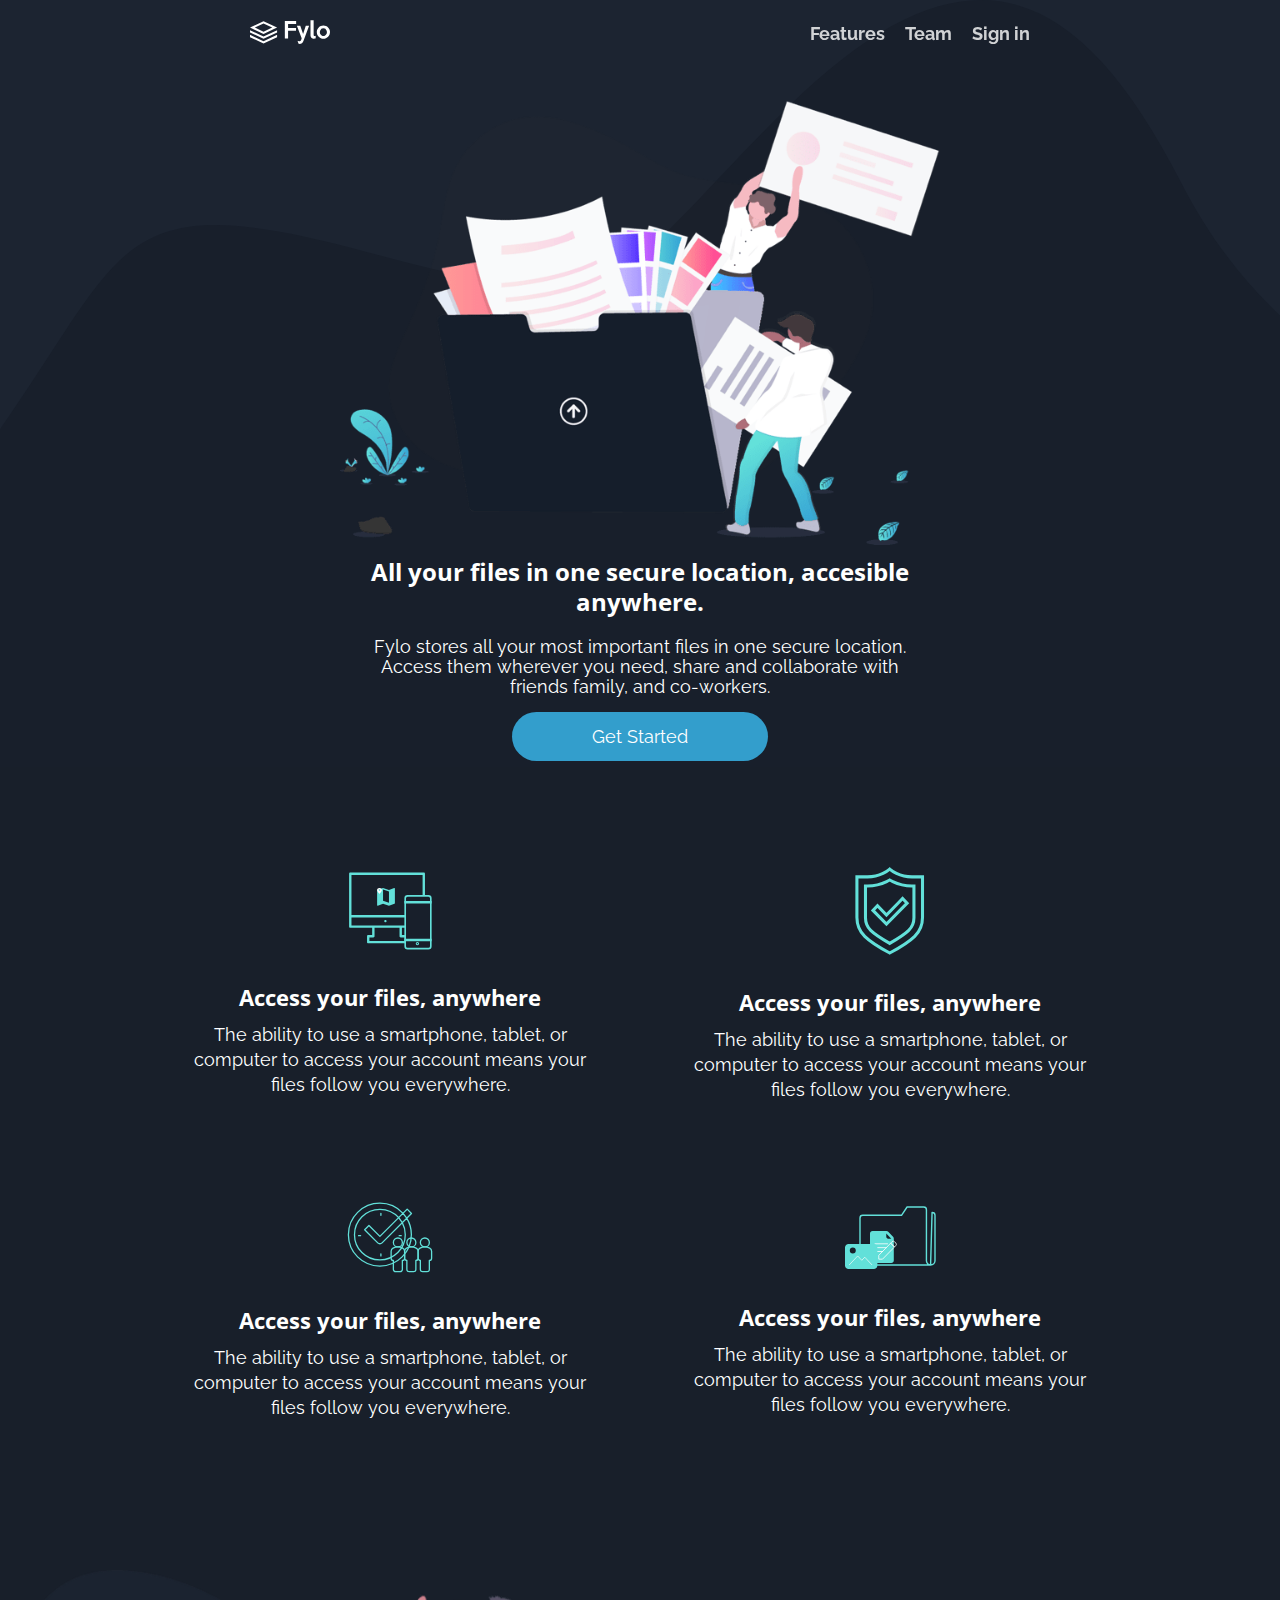
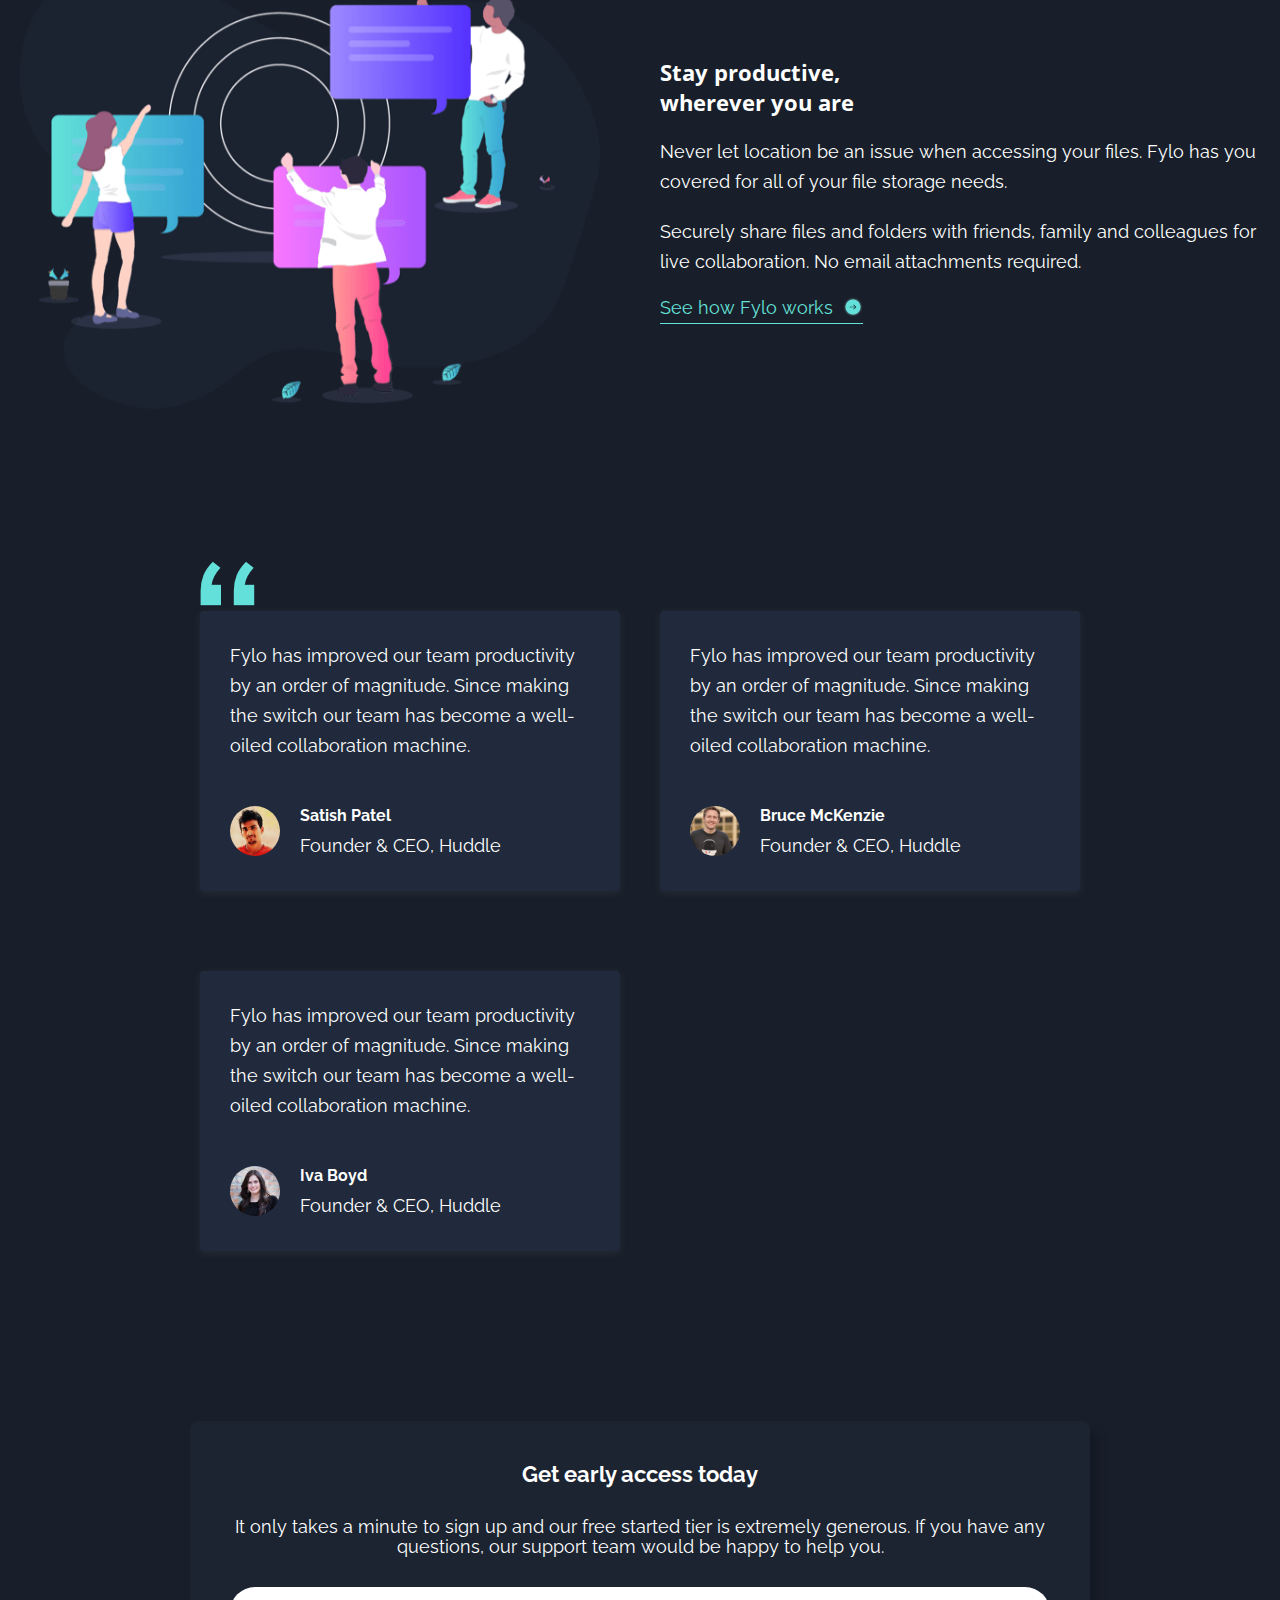
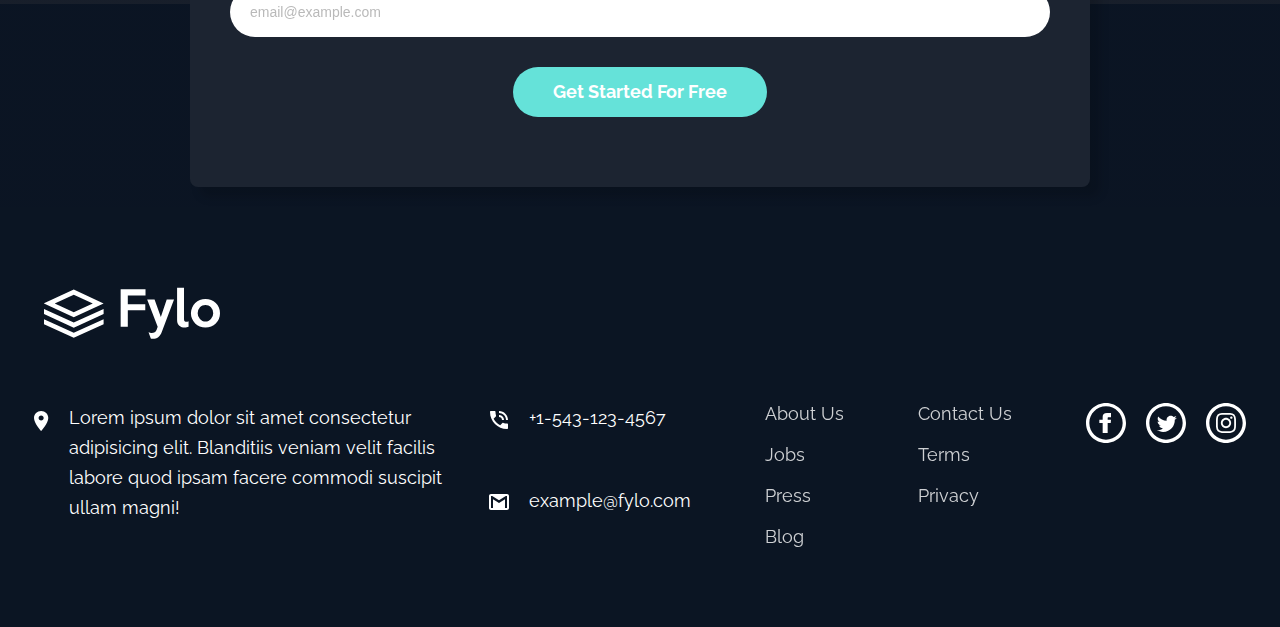
<file: index.html>
<!DOCTYPE html>
<html lang="en">
<head>
	<meta charset="UTF-8">
	<meta http-equiv="X-UA-Compatible" content="IE=edge">
	<meta name="viewport" content="width=device-width, initial-scale=1.0">
	<title>Fylo landing page challenge</title>
	<meta name="description" content="Challenge from Frontend Mentor. Website build by dnlambb.">
	<link rel="preconnect" href="https://fonts.googleapis.com">
	<link rel="preconnect" href="https://fonts.gstatic.com" crossorigin>
	<link href="https://fonts.googleapis.com/css2?family=Open+Sans:wght@400;700&family=Raleway:wght@400;700&display=swap" rel="stylesheet">
	<link rel="stylesheet" href="./styles/index.css">
</head>
<body>
	<header class="header">
		<picture class="header__container-logo">
			<a href="./index.html">
				<img src="./assets/images/logo.svg" alt="Logo of Fylo">
			</a>
		</picture>
		<nav class="header__nav">
			<ul class="header__nav--links">
				<li><a href="#features">Features</a></li>
				<li><a href="#team">Team</a></li>
				<li><a href="#signin">Sign in</a></li>
			</ul>
		</nav>
	</header>
	<main>
		<div class="home-bg">
			<section class="home">
				<div class="home__banner">
					<img src="./assets/images/illustration-intro.png" alt="Banner image of home. Reference a secure store.">
				</div>
				<h1 class="home__heading">All your files in one secure location, accesible anywhere.</h1>
				<p class="home__body">Fylo stores all your most important files in one secure location. Access them wherever you need, share and collaborate with friends family, and co-workers.</p>
				<a href="#" class="home__btn">Get Started</a>
			</section>
		</div>
		<section class="features" id="features">
			<div class="features__card">
				<div class="features__card--header">
					<img src="./assets/images/icon-access-anywhere.svg" alt="image of devices like computer and mobile">
				</div>
				<div class="features__card--body">
					<h2>Access your files, anywhere</h2>
					<p>The ability to use a smartphone, tablet, or computer to access your account means your files follow you everywhere.</p>
				</div>
			</div>
			<div class="features__card">
				<div class="features__card--header">
					<img src="./assets/images/icon-security.svg" alt="image of devices like computer and mobile">
				</div>
				<div class="features__card--body">
					<h2>Access your files, anywhere</h2>
					<p>The ability to use a smartphone, tablet, or computer to access your account means your files follow you everywhere.</p>
				</div>
			</div>
			<div class="features__card">
				<div class="features__card--header">
					<img src="./assets/images/icon-collaboration.svg" alt="image of devices like computer and mobile">
				</div>
				<div class="features__card--body">
					<h2>Access your files, anywhere</h2>
					<p>The ability to use a smartphone, tablet, or computer to access your account means your files follow you everywhere.</p>
				</div>
			</div>
			<div class="features__card">
				<div class="features__card--header">
					<img src="./assets/images/icon-any-file.svg" alt="image of devices like computer and mobile">
				</div>
				<div class="features__card--body">
					<h2>Access your files, anywhere</h2>
					<p>The ability to use a smartphone, tablet, or computer to access your account means your files follow you everywhere.</p>
				</div>
			</div>
		</section>
		<section class="team" id="team">
			<div class="team__header">
				<img src="./assets/images/illustration-stay-productive.png" alt="image of productive people">
			</div>
			<div class="team__body">
				<h2>Stay productive, wherever you are</h2>
				<p>Never let location be an issue when accessing your files. Fylo has you covered for all of your file storage needs.</p>
				<p>Securely share files and folders with friends, family and colleagues for live collaboration. No email attachments required.</p>
				<a href="#">See how Fylo works<img src="./assets/images/icon-arrow.svg" alt="right arrow"></a>
			</div>
		</section>
		<section class="testimonials">
			<div class="testimonials__container">
				<div class="testimonials__container--card">
					<p>Fylo has improved our team productivity by an order of magnitude. Since making the switch our team has become a well-oiled collaboration machine.</p>
					<div class="card--footer">
						<img src="./assets/images/profile-1.jpg" alt="Profile of Satish Patel">
						<p>Satish Patel</p>
						<p>Founder & CEO, Huddle</p>
					</div>
				</div>
				<div class="testimonials__container--card">
					<p>Fylo has improved our team productivity by an order of magnitude. Since making the switch our team has become a well-oiled collaboration machine.</p>
					<div class="card--footer">
						<img src="./assets/images/profile-2.jpg" alt="Profile of Bruce McKenzie">
						<p>Bruce McKenzie</p>
						<p>Founder & CEO, Huddle</p>
					</div>
				</div>
				<div class="testimonials__container--card">
					<p>Fylo has improved our team productivity by an order of magnitude. Since making the switch our team has become a well-oiled collaboration machine.</p>
					<div class="card--footer">
						<img src="./assets/images/profile-3.jpg" alt="Profile of Iva Boyd">
						<p>Iva Boyd</p>
						<p>Founder & CEO, Huddle</p>
					</div>
				</div>
			</div>
		</section>
		<section class="signin" id="signin">
			<form>
				<h2>Get early access today</h2>
				<p>It only takes a minute to sign up and our free started tier is extremely generous. If you have any questions, our support team would be happy to help you.</p>
				<div class="signin__container-input-button">
					<input id="inputSignUp" type="text" placeholder="email@example.com">
					<button type="button" onclick="formValidation()">Get Started For Free</button>
					<p id="formvalidationEvent"></p>
				</div>
			</form>
		</section>
	</main>
	<footer class="footer">
		<div class="footer-container">
			<a class="footer__logo" href="./index.html"><img src="./assets/images/logo.svg" alt="Fylo logo"></a>
			<div class="footer__container-contact">
				<img src="./assets/images/icon-location.svg" alt="icon location">
				<p>Lorem ipsum dolor sit amet consectetur adipisicing elit. Blanditiis veniam velit facilis labore quod ipsam facere commodi suscipit ullam magni!</p>
				<img src="./assets/images/icon-phone.svg" alt="icon phone">
				<p>+1-543-123-4567</p>
				<img src="./assets/images/icon-email.svg" alt="icon email">
				<p>example@fylo.com</p>
			</div>
			<div class="footer__container-links-1">
				<a href="#">About Us</a>
				<a href="#">Jobs</a>
				<a href="#">Press</a>
				<a href="#">Blog</a>
			</div>
			<div class="footer__container-links-2">
				<a href="#">Contact Us</a>
				<a href="#">Terms</a>
				<a href="#">Privacy</a>
			</div>
			<div class="footer__container-social">
				<a href="#">
					<img src="./assets/images/icon-facebook.svg" alt="icon facebook">
				</a>
				<a href="#">
					<img src="./assets/images/icon-twitter.svg" alt="icon twitter">
				</a>
				<a href="#">
					<img src="./assets/images/icon-instagram.svg" alt="icon instagram">
				</a>
			</div>
		</div>
	</footer>
	<script src="./index.js"></script>
</body>
</html>
</file>
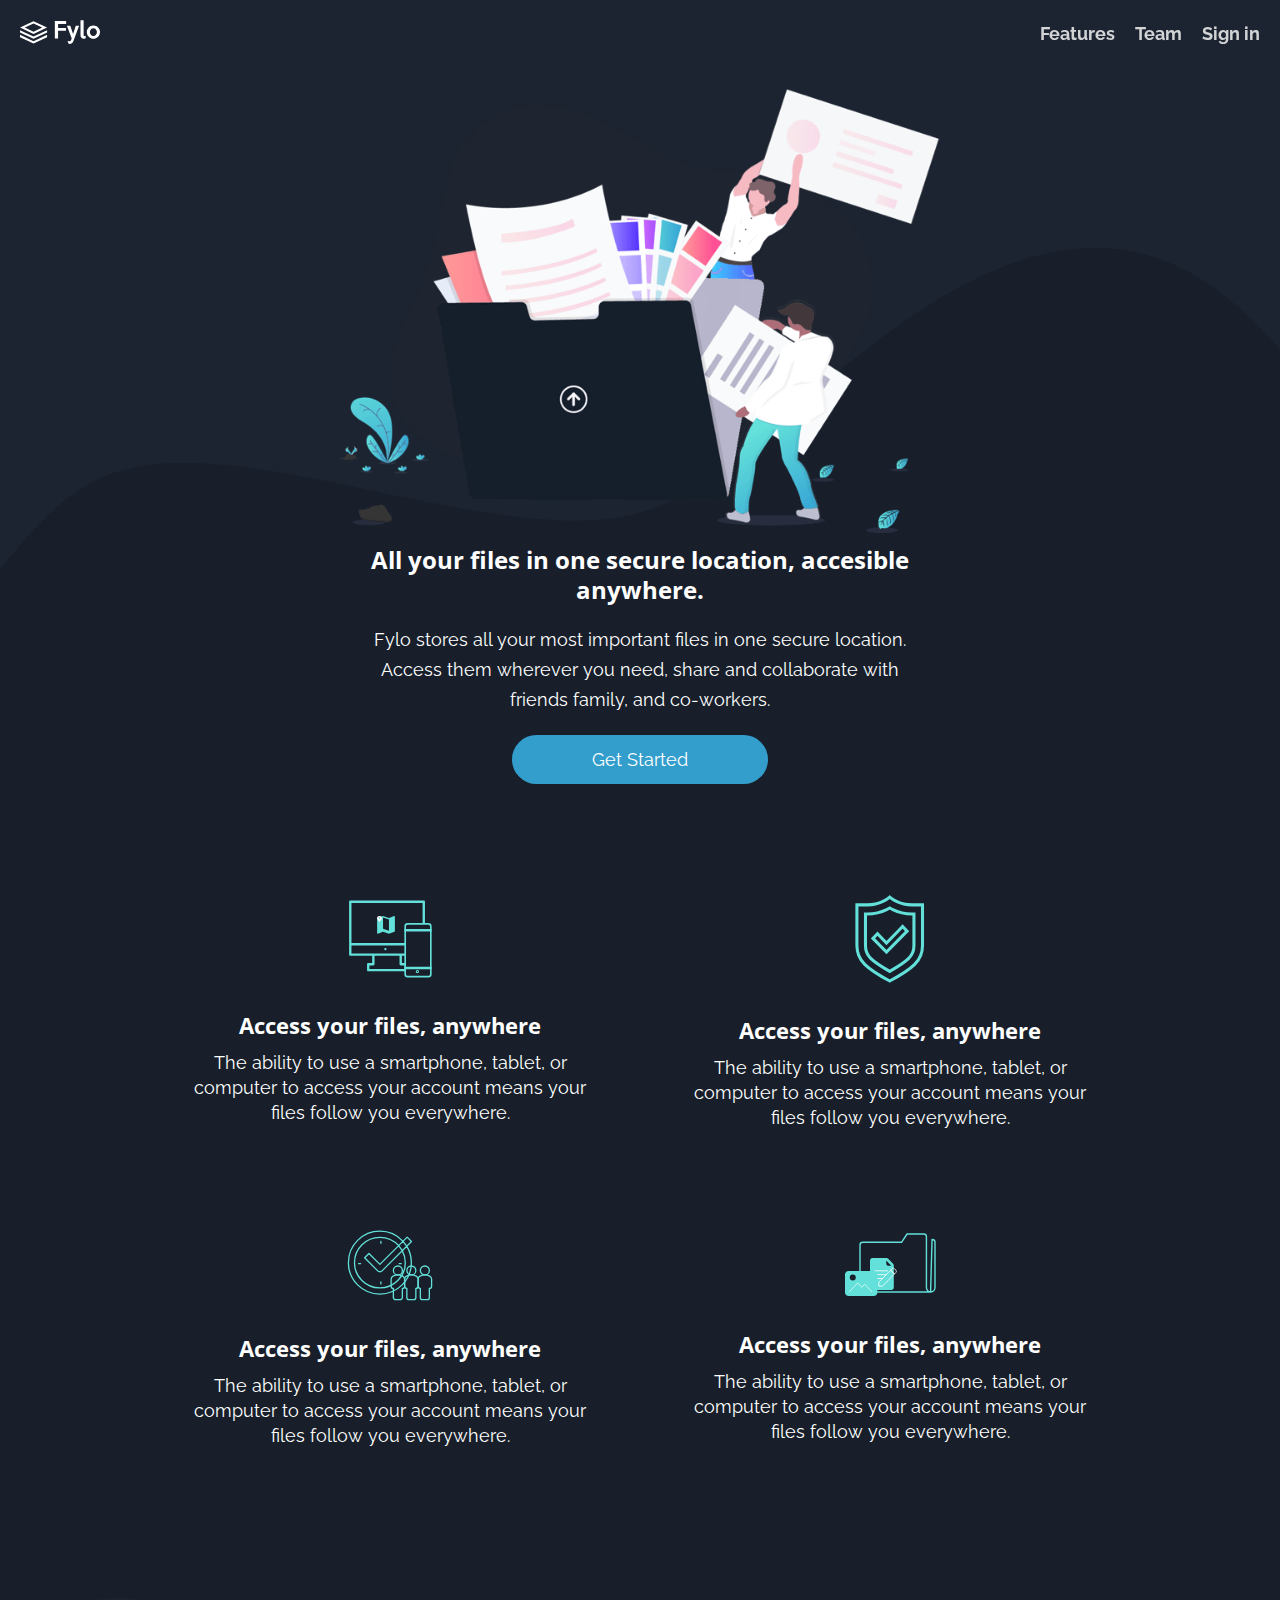
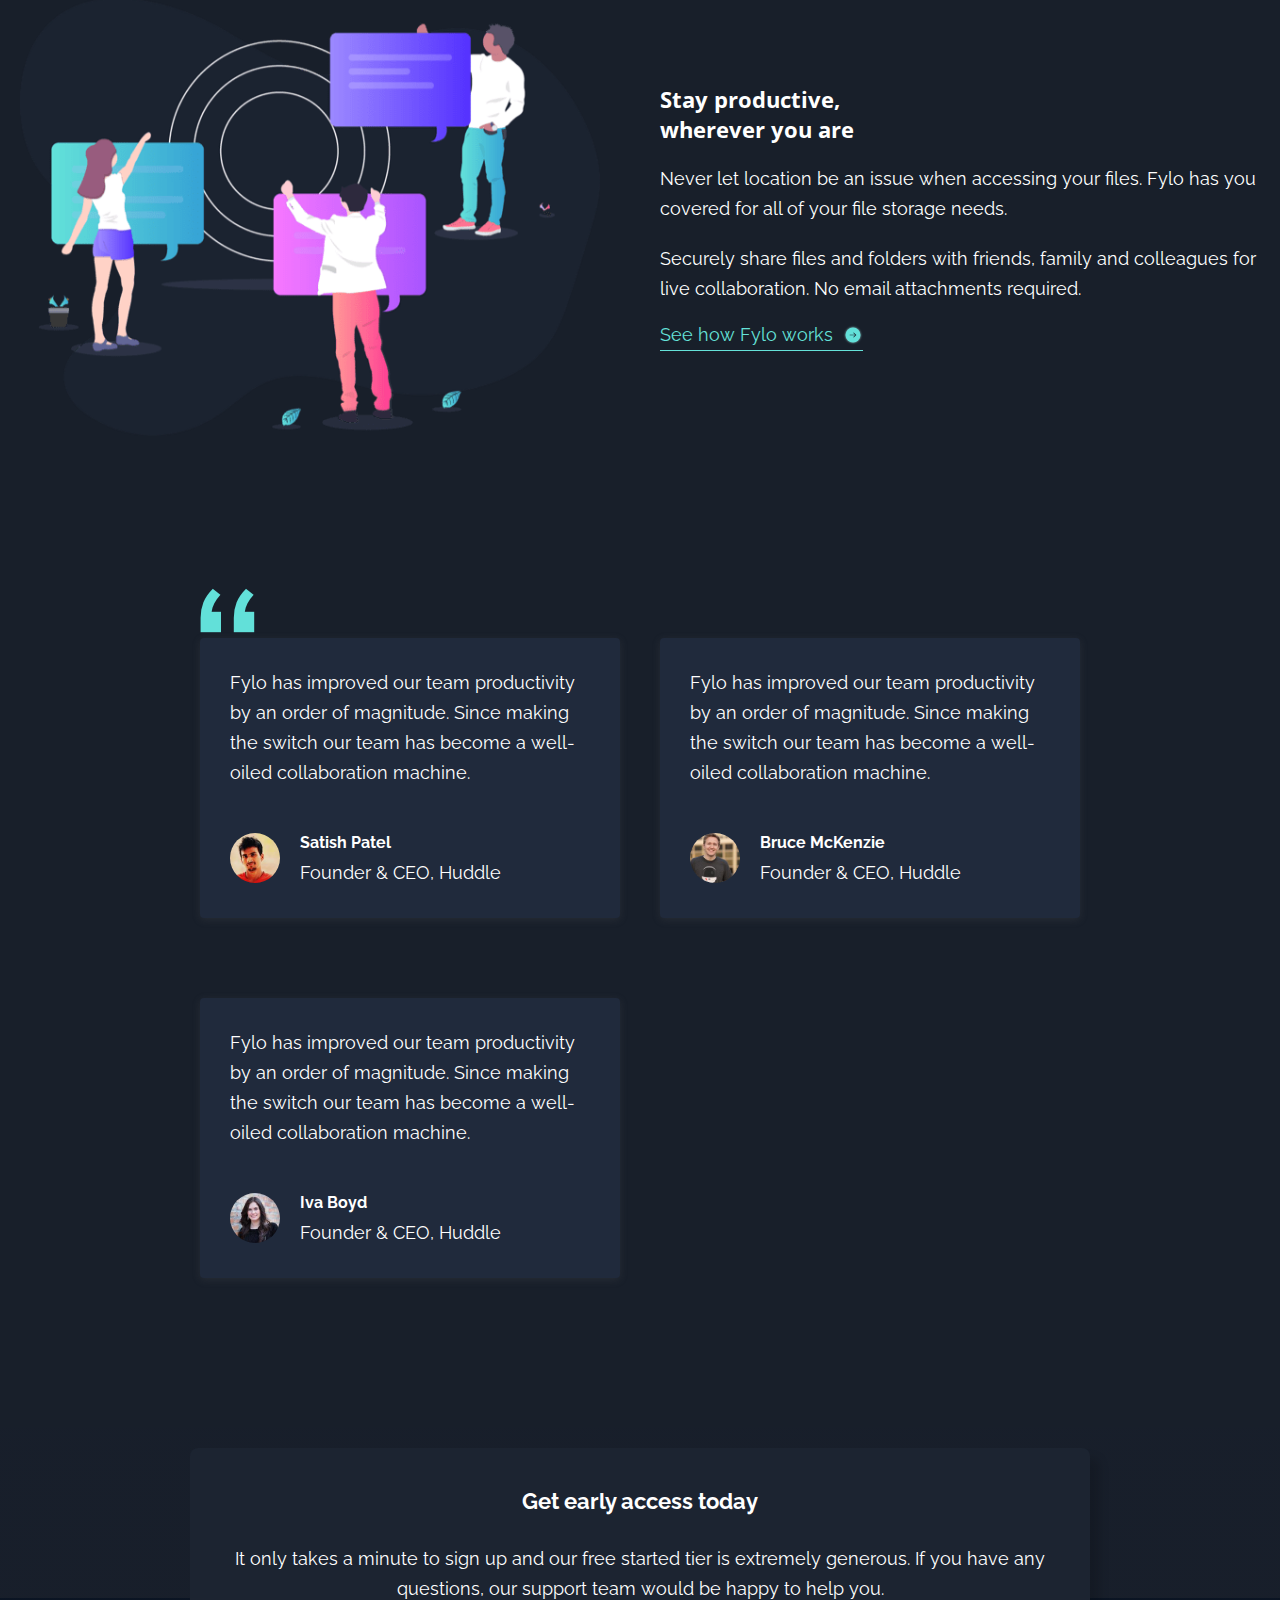
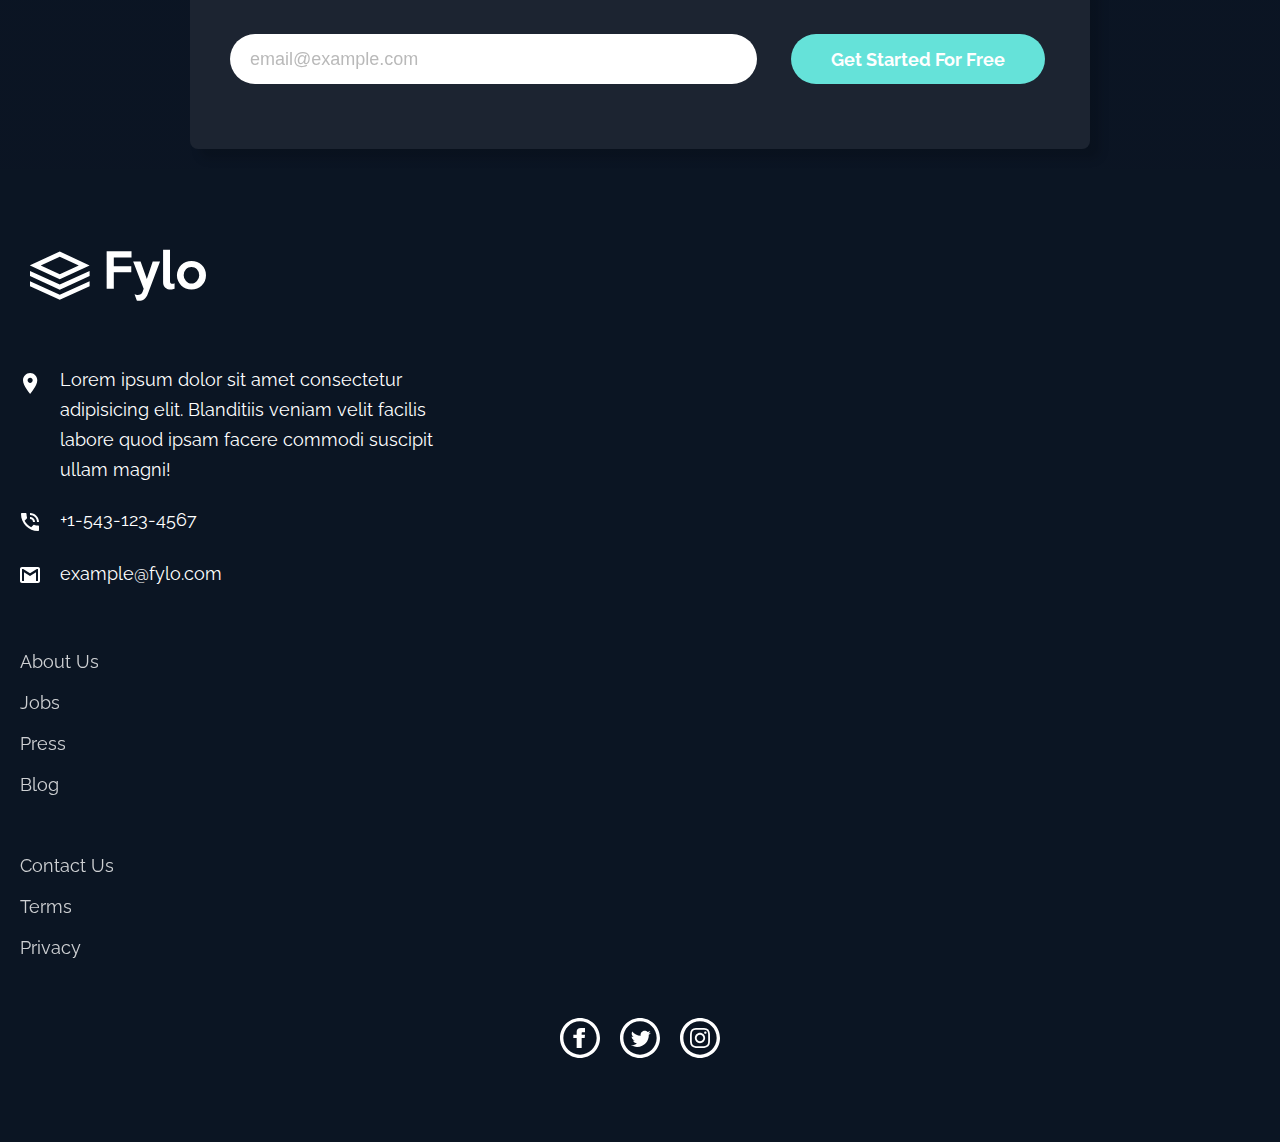
<file: public/index.html>
<!DOCTYPE html>
<html lang="en">
<head>
	<meta charset="UTF-8">
	<meta http-equiv="X-UA-Compatible" content="IE=edge">
	<meta name="viewport" content="width=device-width, initial-scale=1.0">
	<title>Fylo landing page challenge</title>
	<meta name="description" content="Challenge from Frontend Mentor. Website build by dnlambb.">
	<link rel="preconnect" href="https://fonts.googleapis.com">
	<link rel="preconnect" href="https://fonts.gstatic.com" crossorigin>
	<link href="https://fonts.googleapis.com/css2?family=Open+Sans:wght@400;700&family=Raleway:wght@400;700&display=swap" rel="stylesheet">
	<link rel="stylesheet" href="./styles/index.css">
	<link rel="stylesheet" href="./styles/media/tablet.css" media="screen and (min-width: 768px)">
	<link rel="stylesheet" href="./styles/media/desktop.css" media="screen and (min-width: 1024px)">
</head>
<body>
	<header class="header">
		<picture class="header__container-logo">
			<a href="./index.html">
				<img src="./assets/images/logo.svg" alt="Logo of Fylo">
			</a>
		</picture>
		<nav class="header__nav">
			<ul class="header__nav--links">
				<li><a href="#features">Features</a></li>
				<li><a href="#team">Team</a></li>
				<li><a href="#signin">Sign in</a></li>
			</ul>
		</nav>
	</header>
	<main>
		<section class="home">
			<div class="home__banner">
				<img src="./assets/images/illustration-intro.png" alt="Banner image of home. Reference a secure store.">
			</div>
			<h1 class="home__heading">All your files in one secure location, accesible anywhere.</h1>
			<p class="home__body">Fylo stores all your most important files in one secure location. Access them wherever you need, share and collaborate with friends family, and co-workers.</p>
			<a href="#" class="home__btn">Get Started</a>
		</section>
		<section class="features" id="features">
			<div class="features__card">
				<div class="features__card--header">
					<img src="./assets/images/icon-access-anywhere.svg" alt="image of devices like computer and mobile">
				</div>
				<div class="features__card--body">
					<h2>Access your files, anywhere</h2>
					<p>The ability to use a smartphone, tablet, or computer to access your account means your files follow you everywhere.</p>
				</div>
			</div>
			<div class="features__card">
				<div class="features__card--header">
					<img src="./assets/images/icon-security.svg" alt="image of devices like computer and mobile">
				</div>
				<div class="features__card--body">
					<h2>Access your files, anywhere</h2>
					<p>The ability to use a smartphone, tablet, or computer to access your account means your files follow you everywhere.</p>
				</div>
			</div>
			<div class="features__card">
				<div class="features__card--header">
					<img src="./assets/images/icon-collaboration.svg" alt="image of devices like computer and mobile">
				</div>
				<div class="features__card--body">
					<h2>Access your files, anywhere</h2>
					<p>The ability to use a smartphone, tablet, or computer to access your account means your files follow you everywhere.</p>
				</div>
			</div>
			<div class="features__card">
				<div class="features__card--header">
					<img src="./assets/images/icon-any-file.svg" alt="image of devices like computer and mobile">
				</div>
				<div class="features__card--body">
					<h2>Access your files, anywhere</h2>
					<p>The ability to use a smartphone, tablet, or computer to access your account means your files follow you everywhere.</p>
				</div>
			</div>
		</section>
		<section class="team" id="team">
			<div class="team__header">
				<img src="./assets/images/illustration-stay-productive.png" alt="image of productive people">
			</div>
			<div class="team__body">
				<h2>Stay productive, wherever you are</h2>
				<p>Never let location be an issue when accessing your files. Fylo has you covered for all of your file storage needs.</p>
				<p>Securely share files and folders with friends, family and colleagues for live collaboration. No email attachments required.</p>
				<a href="#">See how Fylo works<img src="./assets/images/icon-arrow.svg" alt="right arrow"></a>
			</div>
		</section>
		<section class="testimonials">
			<div class="testimonials__container">
				<div class="testimonials__container--card">
					<p>Fylo has improved our team productivity by an order of magnitude. Since making the switch our team has become a well-oiled collaboration machine.</p>
					<div class="card--footer">
						<img src="./assets/images/profile-1.jpg" alt="Profile of Satish Patel">
						<p>Satish Patel</p>
						<p>Founder & CEO, Huddle</p>
					</div>
				</div>
				<div class="testimonials__container--card">
					<p>Fylo has improved our team productivity by an order of magnitude. Since making the switch our team has become a well-oiled collaboration machine.</p>
					<div class="card--footer">
						<img src="./assets/images/profile-2.jpg" alt="Profile of Bruce McKenzie">
						<p>Bruce McKenzie</p>
						<p>Founder & CEO, Huddle</p>
					</div>
				</div>
				<div class="testimonials__container--card">
					<p>Fylo has improved our team productivity by an order of magnitude. Since making the switch our team has become a well-oiled collaboration machine.</p>
					<div class="card--footer">
						<img src="./assets/images/profile-3.jpg" alt="Profile of Iva Boyd">
						<p>Iva Boyd</p>
						<p>Founder & CEO, Huddle</p>
					</div>
				</div>
			</div>
		</section>
		<section class="signin" id="signin">
			<form>
				<h2>Get early access today</h2>
				<p>It only takes a minute to sign up and our free started tier is extremely generous. If you have any questions, our support team would be happy to help you.</p>
				<div class="signin__container-input-button">
					<input id="inputSignUp" type="text" placeholder="email@example.com">
					<button type="button" onclick="formValidation()">Get Started For Free</button>
					<p id="formvalidationEvent"></p>
				</div>
			</form>
		</section>
	</main>
	<footer class="footer">
		<a class="footer__logo" href="./index.html"><img src="./assets/images/logo.svg" alt="Fylo logo"></a>
		<div class="footer__container-contact">
			<img src="./assets/images/icon-location.svg" alt="icon location">
			<p>Lorem ipsum dolor sit amet consectetur adipisicing elit. Blanditiis veniam velit facilis labore quod ipsam facere commodi suscipit ullam magni!</p>
			<img src="./assets/images/icon-phone.svg" alt="icon phone">
			<p>+1-543-123-4567</p>
			<img src="./assets/images/icon-email.svg" alt="icon email">
			<p>example@fylo.com</p>
		</div>
		<div class="footer__container-links-1">
			<a href="#">About Us</a>
			<a href="#">Jobs</a>
			<a href="#">Press</a>
			<a href="#">Blog</a>
		</div>
		<div class="footer__container-links-2">
			<a href="#">Contact Us</a>
			<a href="#">Terms</a>
			<a href="#">Privacy</a>
		</div>
		<div class="footer__container-social">
			<a href="#">
				<img src="./assets/images/icon-facebook.svg" alt="icon facebook">
			</a>
			<a href="#">
				<img src="./assets/images/icon-twitter.svg" alt="icon twitter">
			</a>
			<a href="#">
				<img src="./assets/images/icon-instagram.svg" alt="icon instagram">
			</a>
		</div>
	</footer>
	<script src="./js/index.js"></script>
</body>
</html>
</file>
<file: styles/index.css>
*{margin:0;padding:0;-webkit-box-sizing:border-box;box-sizing:border-box}html{font-size:62.5%;scroll-behavior:smooth}body{background-color:#1c2431}h1{font-size:2rem}h2{font-size:1.8rem}h3{font-size:1.6rem}h1,h2,h3{font-family:"Open Sans",sans-serif}a,button,li,p{font-family:"Raleway",sans-serif;font-size:1.4rem}main{overflow:hidden}@media (min-width:768px){h1{font-size:2.4rem}h2{font-size:2.2rem}h3{font-size:2rem}a,button,li,p{font-size:1.8rem}.home__body,.home__btn,.home__heading{line-height:3rem}.team__body p{line-height:3rem}.signin form{width:auto}.signin form p{line-height:3rem}.signin__container-input-button{display:-ms-grid;display:grid;-ms-grid-columns:2fr 30px 1fr;grid-template-columns:2fr 1fr;-ms-grid-rows:2fr 0 1fr;grid-template-rows:2fr 1fr;gap:0 30px}.signin__container-input-button>:first-child{-ms-grid-row:1;-ms-grid-column:1}.signin__container-input-button>:nth-child(2){-ms-grid-row:1;-ms-grid-column:3}.signin__container-input-button>:nth-child(3){-ms-grid-row:3;-ms-grid-column:1}.signin__container-input-button>:nth-child(4){-ms-grid-row:3;-ms-grid-column:3}.signin__container-input-button input{font-size:1.8rem}}.header{width:100%;height:auto;padding:2rem 1rem;display:-webkit-box;display:-ms-flexbox;display:flex;-webkit-box-align:center;-ms-flex-align:center;align-items:center;-ms-flex-pack:distribute;justify-content:space-around;background-color:transparent;position:absolute;z-index:10}.header__container-logo{width:80px;height:100%}.header__container-logo img{width:100%;height:100%}.header__nav{width:auto;height:100%}.header__nav--links{list-style:none;display:-webkit-box;display:-ms-flexbox;display:flex;gap:2rem}.header__nav--links a{text-decoration:none;color:#ffffff;font-weight:bold;opacity:0.8}.header__nav--links a:hover{text-decoration:underline;opacity:1}.home-bg{background-image:url(../assets/images/bg-curvy-mobile.svg);background-position:center;background-repeat:repeat-x;background-size:cover}.home{width:100%;height:100vh;min-height:600px;padding:10rem 1rem 2rem;height:auto;text-align:center}.home__banner{margin:0 auto;max-width:600px}.home__banner img{width:100%}.home__body,.home__btn,.home__heading{color:#ffffff;margin:0 auto;max-width:600px;padding:1rem 2rem;line-height:2rem}.home__heading{line-height:3rem}.home__body{margin-bottom:2rem}.home__btn{padding:14px 80px;text-decoration:none;border-radius:60px;border:none;background:#339ecc}.home__btn:hover{-webkit-transition:400ms;transition:400ms;background-color:#65e2d9}.home__btn:hover{-webkit-transition:200ms;transition:200ms}.features{width:100%;height:auto;padding:10rem 1rem;background-color:#181f2a;display:-webkit-box;display:-ms-flexbox;display:flex;-webkit-box-orient:vertical;-webkit-box-direction:normal;-ms-flex-direction:column;flex-direction:column;place-content:center;place-items:center;gap:10rem}.features__card{max-width:400px;margin:0 auto;text-align:center;color:#ffffff;display:-webkit-box;display:-ms-flexbox;display:flex;-webkit-box-orient:vertical;-webkit-box-direction:normal;-ms-flex-direction:column;flex-direction:column;place-items:center;gap:3rem}.features__card--body h2{margin-bottom:1rem}.features__card--body p{line-height:2rem}@media (min-width:940px){.features{display:-ms-grid;display:grid;-ms-grid-columns:400px 10rem 400px;grid-template-columns:repeat(2,400px);gap:10rem 10rem}.features__card--body p{line-height:2.5rem}}.team{width:100%;height:auto;padding:5rem 2rem;background-color:#181f2a;display:-webkit-box;display:-ms-flexbox;display:flex;-webkit-box-orient:vertical;-webkit-box-direction:normal;-ms-flex-direction:column;flex-direction:column;place-items:center;gap:4rem}.team__header{max-width:300px}.team__header img{width:100%}.team__body{max-width:300px;text-align:start;color:#ffffff;display:-webkit-box;display:-ms-flexbox;display:flex;-webkit-box-orient:vertical;-webkit-box-direction:normal;-ms-flex-direction:column;flex-direction:column;gap:2rem}.team__body p{line-height:2rem}.team__body a{width:-webkit-fit-content;width:-moz-fit-content;width:fit-content;padding-bottom:0.5rem;text-decoration:none;border-bottom:1px solid #65e2d9;color:#65e2d9;display:-webkit-box;display:-ms-flexbox;display:flex;-webkit-box-align:center;-ms-flex-align:center;align-items:center}.team__body a img:hover,.team__body a:hover{margin-left:10px;border-bottom:1px solid #ffffff;-webkit-transition:400ms;transition:400ms;color:#ffffff;-webkit-filter:grayscale(1);filter:grayscale(1)}.team__body a img:hover{margin-left:0;border:none}.team__body a img{width:30px;padding-left:1rem}@media (min-width:940px){.team{-webkit-box-orient:horizontal;-webkit-box-direction:normal;-ms-flex-direction:row;flex-direction:row;place-content:center;gap:6rem}.team__body h2{width:40%}.team__body p{line-height:3rem}.team__header{max-width:600px}.team__body{max-width:600px}}.testimonials{width:100%;height:auto;padding:10rem 2rem;background:#181f2a}.testimonials__container{width:-webkit-fit-content;width:-moz-fit-content;width:fit-content;height:auto;margin:0 auto;padding:1rem 0;background-image:url(../assets/images/bg-quotes.png);background-repeat:no-repeat}.testimonials__container--card{z-index:2;max-width:420px;height:auto;margin:40px auto;padding:3rem;border-radius:4px;text-align:start;color:#ffffff;background:#202a3c;-webkit-box-shadow:rgba(99,99,99,0.2) 0px 2px 8px 0px;box-shadow:rgba(99,99,99,0.2) 0px 2px 8px 0px;display:-webkit-box;display:-ms-flexbox;display:flex;-webkit-box-orient:vertical;-webkit-box-direction:normal;-ms-flex-direction:column;flex-direction:column;-webkit-box-pack:justify;-ms-flex-pack:justify;justify-content:space-between;gap:40px}.testimonials__container--card p{line-height:3rem}.testimonials .card--footer{width:-webkit-fit-content;width:-moz-fit-content;width:fit-content;display:-ms-grid;display:grid;-webkit-box-align:center;-ms-flex-align:center;align-items:center;grid-template-areas:"img name-person" "img description";gap:0 20px}.testimonials .card--footer img{-ms-grid-row:1;-ms-grid-row-span:3;-ms-grid-column:1;width:50px;border-radius:50%;grid-area:img}.testimonials .card--footer p:first-child{-ms-grid-row:3;-ms-grid-column:3;grid-area:description}.testimonials .card--footer p:nth-child(2){-ms-grid-row:1;-ms-grid-column:3;font-size:1.6rem;font-weight:bold;grid-area:name-person}@media (min-width:940px){.testimonials__container{display:-ms-grid;display:grid;place-content:center;-ms-grid-columns:420px 40px 420px;grid-template-columns:repeat(2,420px);gap:0 40px}}@media (min-width:1400px){.testimonials__container{-ms-grid-columns:(420px)[3];grid-template-columns:repeat(3,420px)}}.signin{width:100%;height:auto;padding:2rem;background:-webkit-gradient(linear,left top,left bottom,color-stop(50%,hsl(218deg,28%,13%)),color-stop(50%,hsl(216deg,53%,9%)));background:linear-gradient(to bottom,hsl(218deg,28%,13%) 50%,hsl(216deg,53%,9%) 50%)}.signin form{top:50%;position:relative;max-width:900px;height:auto;margin:0 auto;padding:4rem;text-align:center;color:#ffffff;border-radius:8px;-webkit-box-shadow:rgba(0,0,0,0.15) 10px 10px 10px;box-shadow:rgba(0,0,0,0.15) 10px 10px 10px;background:#1c2431;display:-webkit-box;display:-ms-flexbox;display:flex;-webkit-box-orient:vertical;-webkit-box-direction:normal;-ms-flex-direction:column;flex-direction:column;gap:30px}.signin form h2{font-family:"Raleway",sans-serif}.signin form p{line-height:2rem}.signin__container-input-button{width:100%;display:-webkit-box;display:-ms-flexbox;display:flex;-webkit-box-orient:vertical;-webkit-box-direction:normal;-ms-flex-direction:column;flex-direction:column;gap:30px}.signin__container-input-button input{width:100%;height:50px;padding-left:20px;font-size:1.4rem;border-radius:60px;border:none}.signin__container-input-button input::-webkit-input-placeholder{opacity:0.5}.signin__container-input-button input::-moz-placeholder{opacity:0.5}.signin__container-input-button input:-ms-input-placeholder{opacity:0.5}.signin__container-input-button input::-ms-input-placeholder{opacity:0.5}.signin__container-input-button input::placeholder{opacity:0.5}.signin__container-input-button button{max-width:-webkit-fit-content;max-width:-moz-fit-content;max-width:fit-content;line-break:none;height:50px;margin:0 auto;padding:0 40px;font-weight:bold;border-radius:60px;border:none;color:#ffffff;background:#65e2d9;cursor:pointer}.signin__container-input-button button:hover{-webkit-filter:grayscale(0.3);filter:grayscale(0.3)}.signin__container-input-button #formvalidationEvent{padding-left:2rem;text-align:start}.footer-container{padding:8rem 2rem;display:-webkit-box;display:-ms-flexbox;display:flex;-ms-flex-wrap:nowrap;flex-wrap:nowrap;-webkit-box-orient:vertical;-webkit-box-direction:normal;-ms-flex-direction:column;flex-direction:column;gap:60px}.footer{width:100%;height:auto;background:#0b1523}.footer__logo{margin-left:1rem;width:-webkit-fit-content;width:-moz-fit-content;width:fit-content}.footer__container-contact{color:#ffffff;text-align:start;display:-ms-grid;display:grid;-ms-grid-columns:auto 20px 1fr;grid-template-columns:auto 1fr;-ms-grid-rows:auto 20px auto 20px auto;grid-template-areas:"icon-l text-l" "icon-p text-p" "icon-e text-e";gap:20px}.footer__container-contact p{line-height:2rem}.footer__container-contact img{width:15px;margin:8px auto}.footer__container-contact img:first-child{-ms-grid-row:1;-ms-grid-column:1;grid-area:icon-l}.footer__container-contact img:nth-child(3){-ms-grid-row:3;-ms-grid-column:1;grid-area:icon-p;width:18px}.footer__container-contact img:nth-child(5){-ms-grid-row:5;-ms-grid-column:1;grid-area:icon-e;width:20px}.footer__container-contact p:nth-child(2){-ms-grid-row:1;-ms-grid-column:3;grid-area:text-l;max-width:400px}.footer__container-contact p:nth-child(4){-ms-grid-row:3;-ms-grid-column:3;grid-area:text-p}.footer__container-contact p:nth-child(6){-ms-grid-row:5;-ms-grid-column:3;grid-area:text-e}.footer__container-links-1,.footer__container-links-2{width:-webkit-fit-content;width:-moz-fit-content;width:fit-content;display:-webkit-box;display:-ms-flexbox;display:flex;-webkit-box-orient:vertical;-webkit-box-direction:normal;-ms-flex-direction:column;flex-direction:column;gap:20px}.footer__container-links-1 a,.footer__container-links-2 a{text-decoration:none;color:#ffffff;opacity:0.8}.footer__container-links-1 a:hover,.footer__container-links-2 a:hover{opacity:1}.footer__container-social{margin:0 auto;display:-webkit-box;display:-ms-flexbox;display:flex;gap:20px}.footer__container-social img{-ms-flex-item-align:start;align-self:flex-start;width:40px;cursor:pointer}.footer__container-social img:hover{-webkit-filter:saturate(0.1);filter:saturate(0.1)}@media (min-width:768px){.footer-container{width:-webkit-fit-content;width:-moz-fit-content;width:fit-content;margin:0 auto}.footer__container-contact p{line-height:3rem}}@media (min-width:1024px){.footer-container{width:100%;display:-ms-grid;display:grid;-webkit-box-pack:space-evenly;-ms-flex-pack:space-evenly;justify-content:space-evenly;-ms-grid-columns:auto;grid-template-columns:auto;grid-template-areas:"logo logo logo logo" "contact links1 links2 social"}.footer__logo{grid-area:logo}.footer__container-contact{grid-area:contact}.footer__container-links-1{grid-area:links1}.footer__container-links-2{grid-area:links2}.footer__container-social{grid-area:social}.footer__container-contact{grid-template-areas:"icon-l text-l icon-p text-p" "icon-l text-l icon-e text-e"}.footer__container-contact img:first-child{-ms-grid-row:1;-ms-grid-row-span:2;-ms-grid-column:1}.footer__container-contact img:nth-child(3){-ms-grid-row:1;-ms-grid-column:3}.footer__container-contact img:nth-child(5){-ms-grid-row:2;-ms-grid-column:3}.footer__container-contact p:nth-child(2){-ms-grid-row:1;-ms-grid-row-span:2;-ms-grid-column:2}.footer__container-contact p:nth-child(4){-ms-grid-row:1;-ms-grid-column:4}.footer__container-contact p:nth-child(6){-ms-grid-row:2;-ms-grid-column:4}}@media (min-width:1024px){.footer__logo{-ms-grid-row:1;-ms-grid-column:1;-ms-grid-column-span:4}.footer__container-contact{-ms-grid-row:2;-ms-grid-column:1}.footer__container-links-1{-ms-grid-row:2;-ms-grid-column:2}.footer__container-links-2{-ms-grid-row:2;-ms-grid-column:3}.footer__container-social{-ms-grid-row:2;-ms-grid-column:4}}
</file>
<file: public/styles/index.css>
*{margin:0;padding:0;-webkit-box-sizing:border-box;box-sizing:border-box}html{font-size:62.5%;scroll-behavior:smooth}body{background-color:#1c2431}h1{font-size:2rem}h2{font-size:1.8rem}h3{font-size:1.6rem}h1,h2,h3{font-family:"Open Sans",sans-serif}a,button,li,p{font-family:"Raleway",sans-serif;font-size:1.4rem}main{overflow:hidden}.header{width:100%;height:auto;padding:2rem;display:-webkit-box;display:-ms-flexbox;display:flex;-webkit-box-align:center;-ms-flex-align:center;align-items:center;-webkit-box-pack:justify;-ms-flex-pack:justify;justify-content:space-between;background-color:#1c2431}.header__container-logo{width:80px;height:100%}.header__container-logo img{width:100%;height:100%}.header__nav{width:auto;height:100%}.header__nav--links{list-style:none;display:-webkit-box;display:-ms-flexbox;display:flex;gap:2rem}.header__nav--links a{text-decoration:none;color:#ffffff;font-weight:bold;opacity:0.8}.header__nav--links a:hover{text-decoration:underline;opacity:1}.home{width:100%;height:auto;padding:2rem 1rem;text-align:center;background-image:url(../assets/images/bg-curvy-mobile.svg);background-position-x:center;background-position-y:20vh;background-repeat:no-repeat;background-size:cover}.home__banner{margin:0 auto;max-width:600px}.home__banner img{width:100%}.home__body,.home__btn,.home__heading{color:#ffffff;margin:0 auto;max-width:600px;padding:1rem 2rem;line-height:2rem}.home__heading{line-height:3rem}.home__body{margin-bottom:2rem}.home__btn{padding:14px 80px;text-decoration:none;border-radius:60px;border:none;background:#339ecc}.home__btn:hover{-webkit-transition:400ms;transition:400ms;background-color:#65e2d9}.home__btn:hover{-webkit-transition:200ms;transition:200ms}.features{width:100%;height:auto;padding:10rem 1rem;background-color:#181f2a;display:-webkit-box;display:-ms-flexbox;display:flex;-webkit-box-orient:vertical;-webkit-box-direction:normal;-ms-flex-direction:column;flex-direction:column;place-content:center;place-items:center;gap:10rem}.features__card{max-width:400px;margin:0 auto;text-align:center;color:#ffffff;display:-webkit-box;display:-ms-flexbox;display:flex;-webkit-box-orient:vertical;-webkit-box-direction:normal;-ms-flex-direction:column;flex-direction:column;place-items:center;gap:3rem}.features__card--body h2{margin-bottom:1rem}.features__card--body p{line-height:2rem}.team{width:100%;height:auto;padding:5rem 2rem;background-color:#181f2a;display:-webkit-box;display:-ms-flexbox;display:flex;-webkit-box-orient:vertical;-webkit-box-direction:normal;-ms-flex-direction:column;flex-direction:column;place-items:center;gap:4rem}.team__header{max-width:300px}.team__header img{width:100%}.team__body{max-width:300px;text-align:start;color:#ffffff;display:-webkit-box;display:-ms-flexbox;display:flex;-webkit-box-orient:vertical;-webkit-box-direction:normal;-ms-flex-direction:column;flex-direction:column;gap:2rem}.team__body p{line-height:2rem}.team__body a{width:-webkit-fit-content;width:-moz-fit-content;width:fit-content;padding-bottom:0.5rem;text-decoration:none;border-bottom:1px solid #65e2d9;color:#65e2d9;display:-webkit-box;display:-ms-flexbox;display:flex;-webkit-box-align:center;-ms-flex-align:center;align-items:center}.team__body a img:hover,.team__body a:hover{margin-left:10px;border-bottom:1px solid #ffffff;-webkit-transition:400ms;transition:400ms;color:#ffffff;-webkit-filter:grayscale(1);filter:grayscale(1)}.team__body a img:hover{margin-left:0;border:none}.team__body a img{width:30px;padding-left:1rem}.testimonials{width:100%;height:auto;padding:10rem 2rem;background:#181f2a}.testimonials__container{width:-webkit-fit-content;width:-moz-fit-content;width:fit-content;height:auto;margin:0 auto;padding:1rem 0;background-image:url(../assets/images/bg-quotes.png);background-repeat:no-repeat}.testimonials__container--card{z-index:2;max-width:420px;height:auto;margin:40px auto;padding:3rem;border-radius:4px;text-align:start;color:#ffffff;background:#202a3c;-webkit-box-shadow:rgba(99,99,99,0.2) 0px 2px 8px 0px;box-shadow:rgba(99,99,99,0.2) 0px 2px 8px 0px;display:-webkit-box;display:-ms-flexbox;display:flex;-webkit-box-orient:vertical;-webkit-box-direction:normal;-ms-flex-direction:column;flex-direction:column;-webkit-box-pack:justify;-ms-flex-pack:justify;justify-content:space-between;gap:40px}.testimonials__container--card p{line-height:3rem}.testimonials .card--footer{width:-webkit-fit-content;width:-moz-fit-content;width:fit-content;display:-ms-grid;display:grid;-webkit-box-align:center;-ms-flex-align:center;align-items:center;grid-template-areas:"img name-person" "img description";gap:0 20px}.testimonials .card--footer img{-ms-grid-row:1;-ms-grid-row-span:3;-ms-grid-column:1;width:50px;border-radius:50%;grid-area:img}.testimonials .card--footer p:first-child{-ms-grid-row:3;-ms-grid-column:3;grid-area:description}.testimonials .card--footer p:nth-child(2){-ms-grid-row:1;-ms-grid-column:3;font-size:1.6rem;font-weight:bold;grid-area:name-person}.signin{width:100%;height:auto;padding:2rem;background:-webkit-gradient(linear,left top,left bottom,color-stop(50%,hsl(218deg,28%,13%)),color-stop(50%,hsl(216deg,53%,9%)));background:linear-gradient(to bottom,hsl(218deg,28%,13%) 50%,hsl(216deg,53%,9%) 50%)}.signin form{top:50%;position:relative;max-width:900px;height:auto;margin:0 auto;padding:4rem;text-align:center;color:#ffffff;border-radius:8px;-webkit-box-shadow:rgba(0,0,0,0.15) 10px 10px 10px;box-shadow:rgba(0,0,0,0.15) 10px 10px 10px;background:#1c2431;display:-webkit-box;display:-ms-flexbox;display:flex;-webkit-box-orient:vertical;-webkit-box-direction:normal;-ms-flex-direction:column;flex-direction:column;gap:30px}.signin form h2{font-family:"Raleway",sans-serif}.signin form p{line-height:2rem}.signin__container-input-button{width:100%;display:-webkit-box;display:-ms-flexbox;display:flex;-webkit-box-orient:vertical;-webkit-box-direction:normal;-ms-flex-direction:column;flex-direction:column;gap:30px}.signin__container-input-button input{width:100%;height:50px;padding-left:20px;font-size:1.4rem;border-radius:60px;border:none}.signin__container-input-button input::-webkit-input-placeholder{opacity:0.5}.signin__container-input-button input::-moz-placeholder{opacity:0.5}.signin__container-input-button input:-ms-input-placeholder{opacity:0.5}.signin__container-input-button input::-ms-input-placeholder{opacity:0.5}.signin__container-input-button input::placeholder{opacity:0.5}.signin__container-input-button button{max-width:-webkit-fit-content;max-width:-moz-fit-content;max-width:fit-content;line-break:none;height:50px;margin:0 auto;padding:0 40px;font-weight:bold;border-radius:60px;border:none;color:#ffffff;background:#65e2d9;cursor:pointer}.signin__container-input-button button:hover{-webkit-filter:grayscale(0.3);filter:grayscale(0.3)}.signin__container-input-button #formvalidationEvent{padding-left:2rem;text-align:start}.footer{width:100%;height:auto;padding:8rem 2rem;background:#0b1523;display:-webkit-box;display:-ms-flexbox;display:flex;-webkit-box-orient:vertical;-webkit-box-direction:normal;-ms-flex-direction:column;flex-direction:column;gap:60px}.footer__logo{margin-left:1rem;width:-webkit-fit-content;width:-moz-fit-content;width:fit-content}.footer__container-contact{color:#ffffff;text-align:start;display:-ms-grid;display:grid;-ms-grid-columns:auto 20px 1fr;grid-template-columns:auto 1fr;-ms-grid-rows:auto 20px auto 20px auto;grid-template-areas:"icon-l text-l" "icon-p text-p" "icon-e text-e";gap:20px}.footer__container-contact p{line-height:2rem}.footer__container-contact img{width:15px;margin:8px auto}.footer__container-contact img:first-child{-ms-grid-row:1;-ms-grid-column:1;grid-area:icon-l}.footer__container-contact img:nth-child(3){-ms-grid-row:3;-ms-grid-column:1;grid-area:icon-p;width:18px}.footer__container-contact img:nth-child(5){-ms-grid-row:5;-ms-grid-column:1;grid-area:icon-e;width:20px}.footer__container-contact p:nth-child(2){-ms-grid-row:1;-ms-grid-column:3;grid-area:text-l;max-width:400px}.footer__container-contact p:nth-child(4){-ms-grid-row:3;-ms-grid-column:3;grid-area:text-p}.footer__container-contact p:nth-child(6){-ms-grid-row:5;-ms-grid-column:3;grid-area:text-e}.footer__container-links-1,.footer__container-links-2{width:-webkit-fit-content;width:-moz-fit-content;width:fit-content;display:-webkit-box;display:-ms-flexbox;display:flex;-webkit-box-orient:vertical;-webkit-box-direction:normal;-ms-flex-direction:column;flex-direction:column;gap:20px}.footer__container-links-1 a,.footer__container-links-2 a{text-decoration:none;color:#ffffff;opacity:0.8}.footer__container-links-1 a:hover,.footer__container-links-2 a:hover{opacity:1}.footer__container-social{margin:0 auto;display:-webkit-box;display:-ms-flexbox;display:flex;gap:20px}.footer__container-social img{-ms-flex-item-align:start;align-self:flex-start;width:40px;cursor:pointer}.footer__container-social img:hover{-webkit-filter:saturate(0.1);filter:saturate(0.1)}
</file>
<file: public/styles/media/tablet.css>
h1{font-size:2.4rem}h2{font-size:2.2rem}h3{font-size:2rem}a,button,li,p{font-size:1.8rem}.home__body,.home__btn,.home__heading{line-height:3rem}.team__body p{line-height:3rem}.signin form{width:auto}.signin form p{line-height:3rem}.signin__container-input-button{display:-ms-grid;display:grid;-ms-grid-columns:2fr 30px 1fr;grid-template-columns:2fr 1fr;-ms-grid-rows:2fr 0 1fr;grid-template-rows:2fr 1fr;gap:0 30px}.signin__container-input-button>:first-child{-ms-grid-row:1;-ms-grid-column:1}.signin__container-input-button>:nth-child(2){-ms-grid-row:1;-ms-grid-column:3}.signin__container-input-button>:nth-child(3){-ms-grid-row:3;-ms-grid-column:1}.signin__container-input-button>:nth-child(4){-ms-grid-row:3;-ms-grid-column:3}.signin__container-input-button input{font-size:1.8rem}.footer__container-contact p{line-height:3rem}@media (min-width:940px){.features{display:-ms-grid;display:grid;-ms-grid-columns:400px 10rem 400px;grid-template-columns:repeat(2,400px);gap:10rem 10rem}.features__card--body p{line-height:2.5rem}.team{-webkit-box-orient:horizontal;-webkit-box-direction:normal;-ms-flex-direction:row;flex-direction:row;place-content:center;gap:6rem}.team__body h2{width:40%}.team__body p{line-height:3rem}.team__header{max-width:600px}.team__body{max-width:600px}.testimonials__container{display:-ms-grid;display:grid;place-content:center;-ms-grid-columns:420px 40px 420px;grid-template-columns:repeat(2,420px);gap:0 40px}}
</file>
<file: public/styles/media/desktop.css>
.home{background-image:url(../../assets/images/bg-curvy-desktop.svg)}@media (min-width:1400px){.testimonials__container{-ms-grid-columns:(420px)[3];grid-template-columns:repeat(3,420px)}}
</file>
